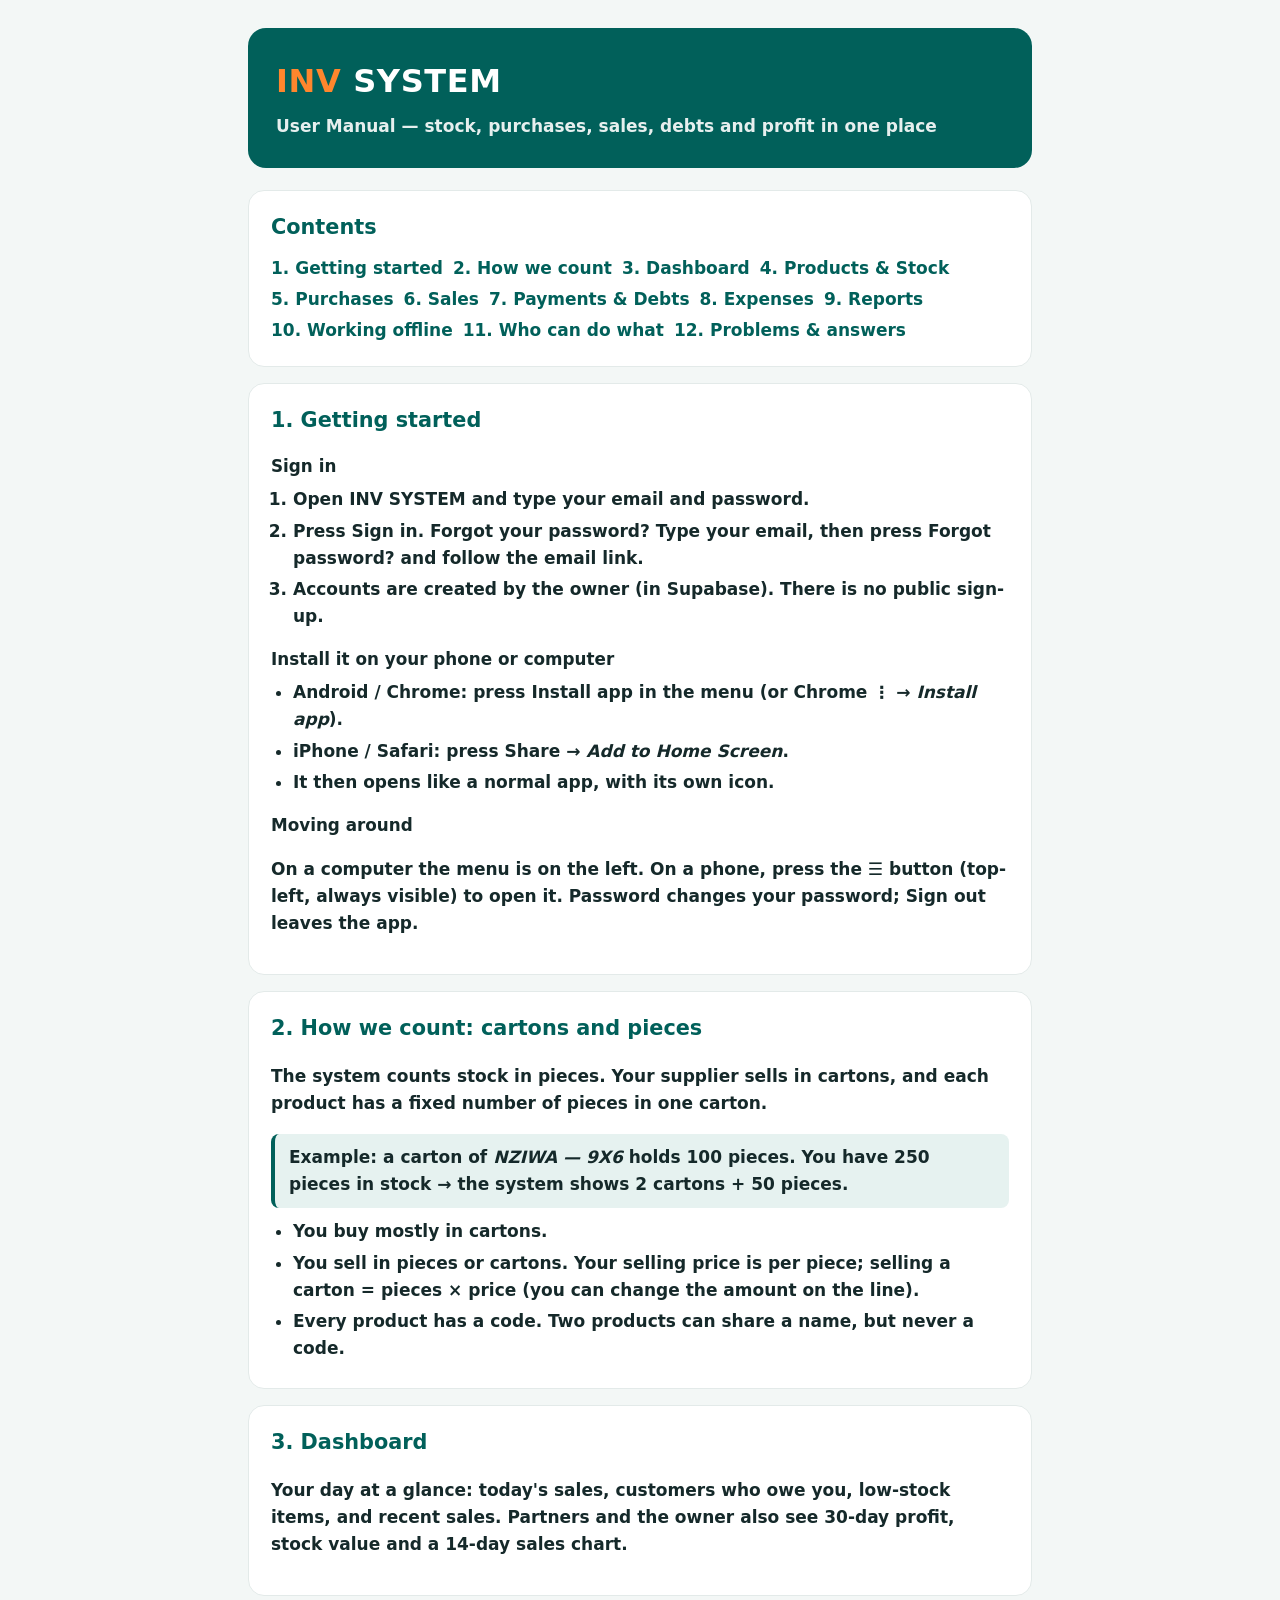
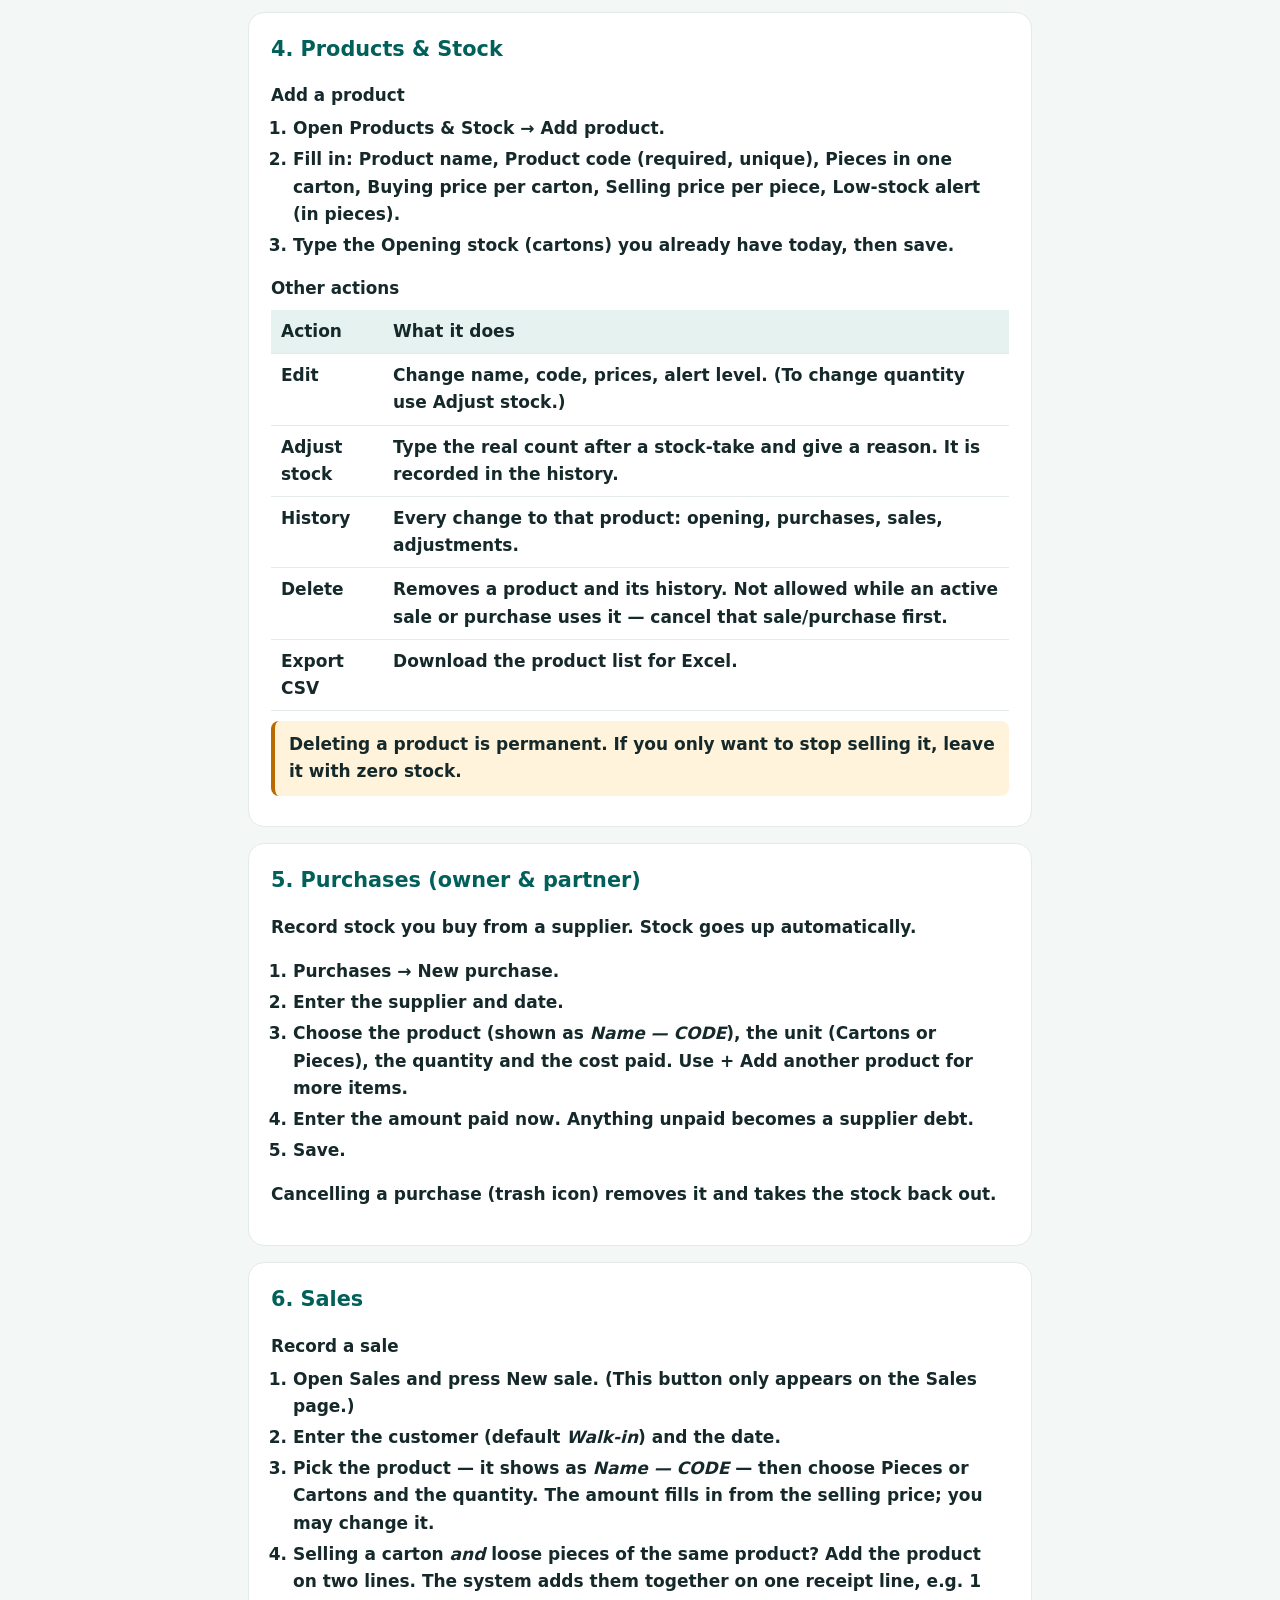
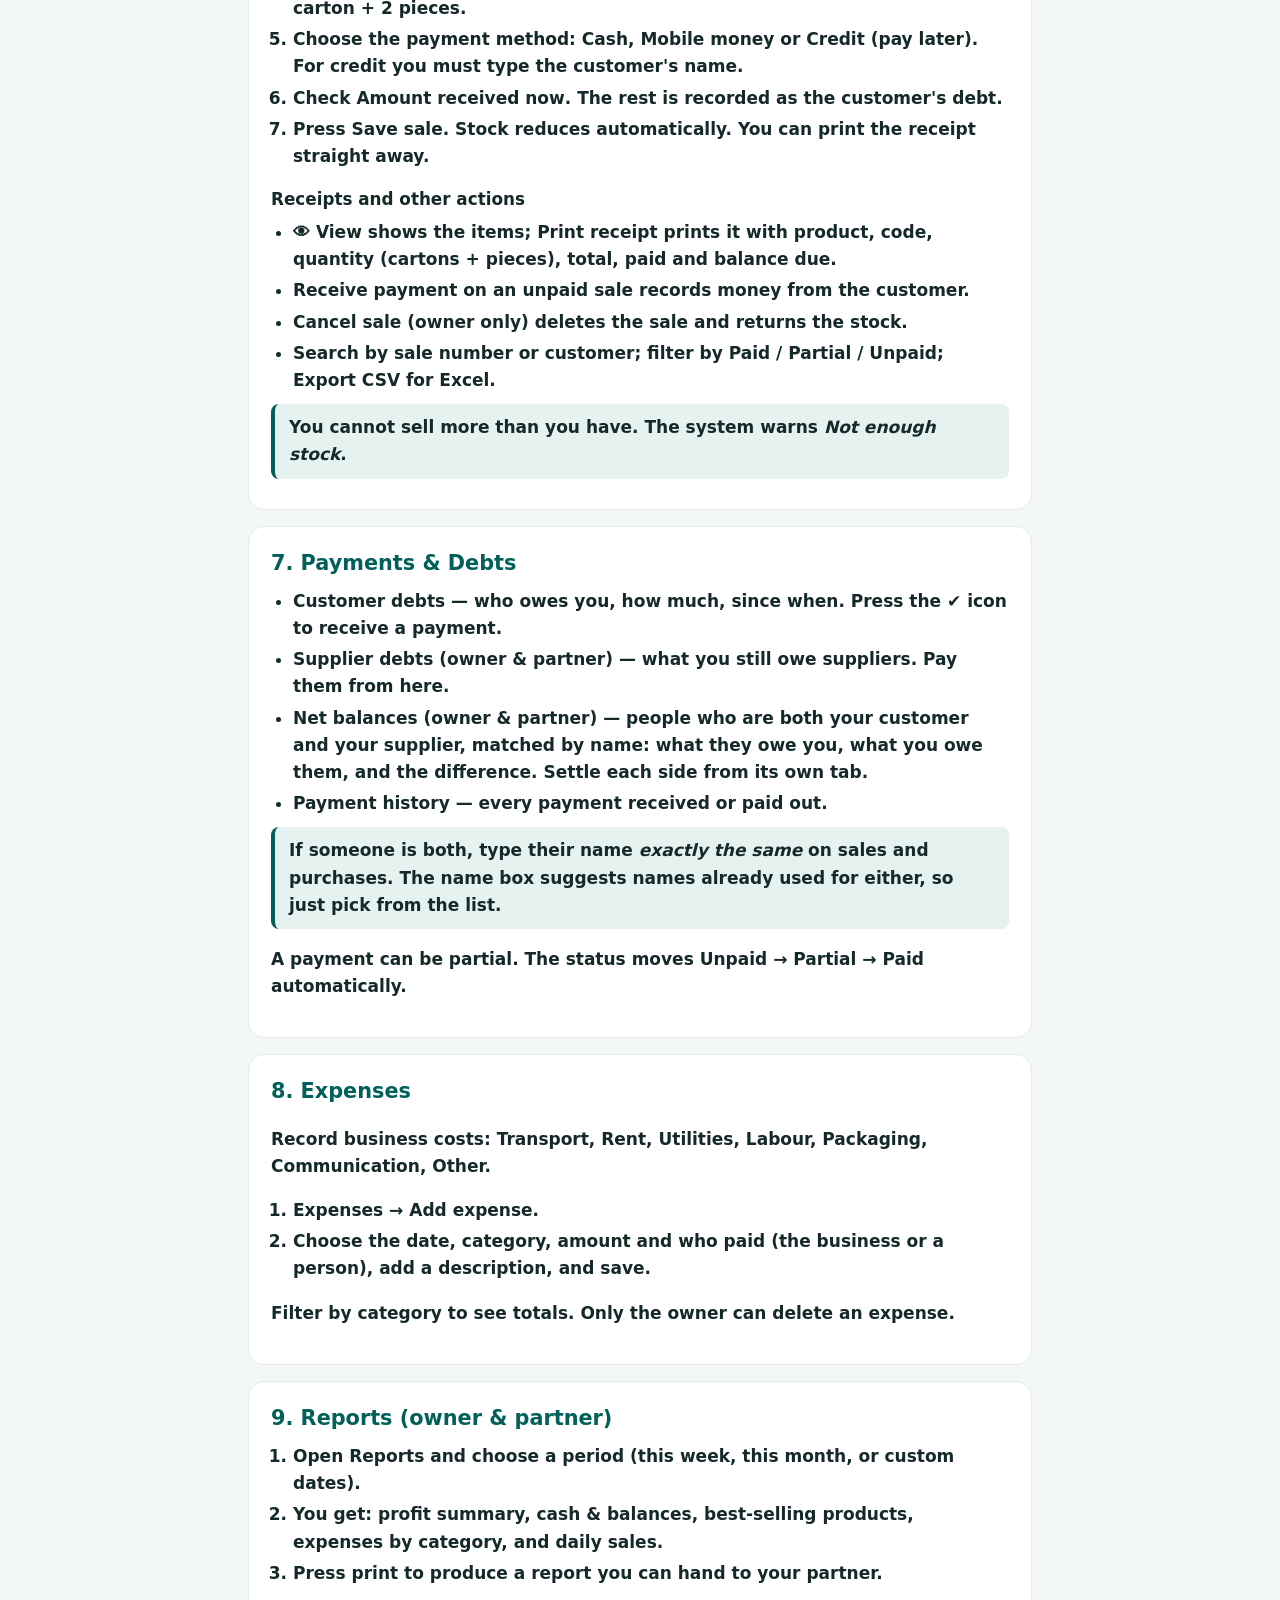
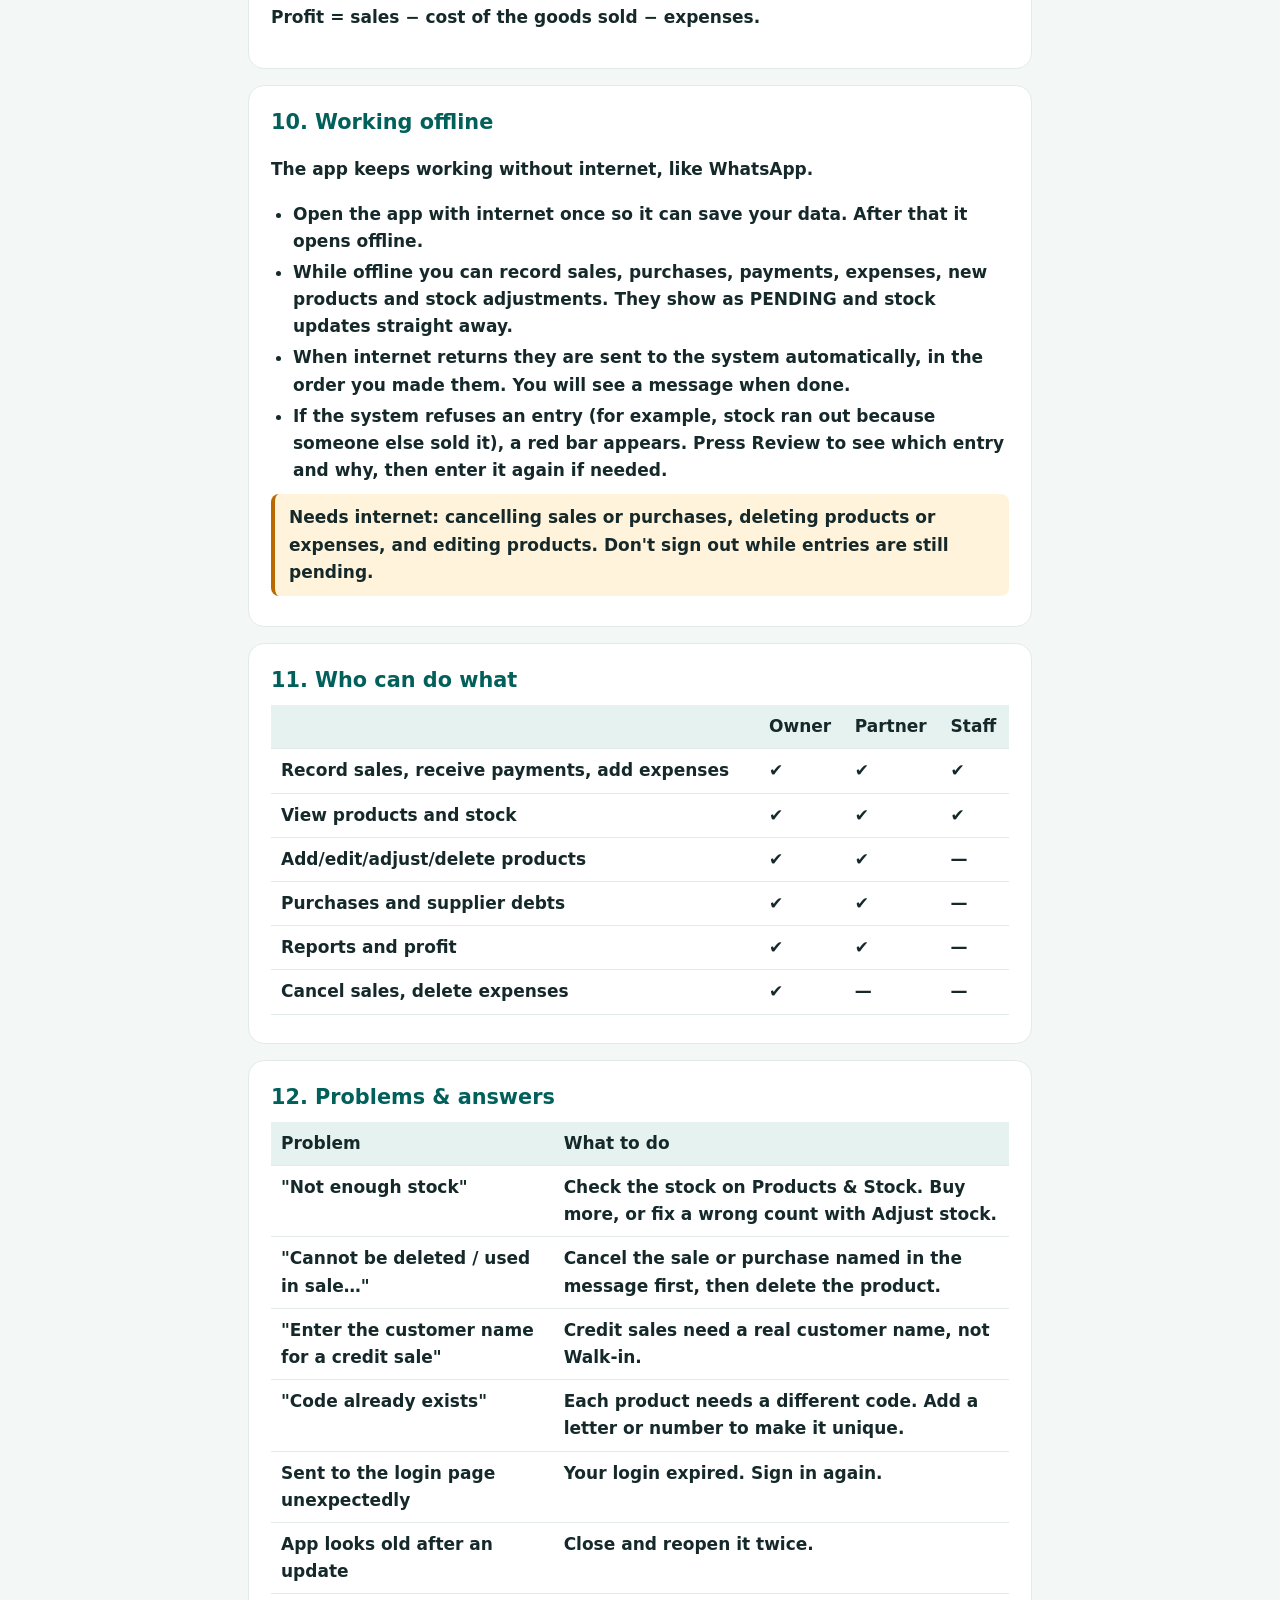
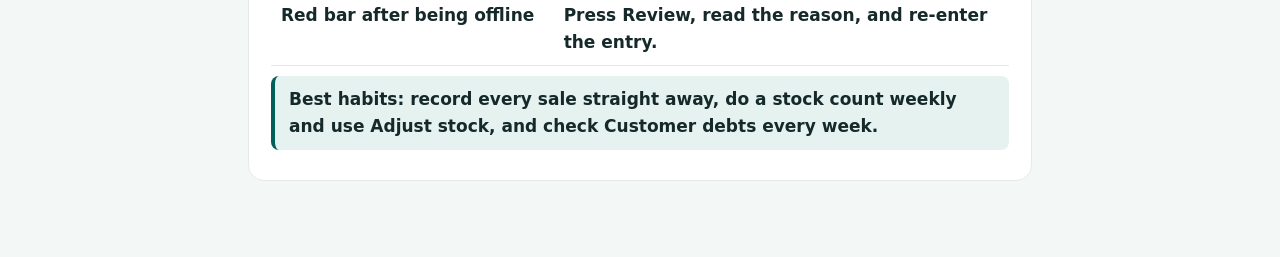
<file: manual.html>
<!doctype html>
<html lang="en"><head><meta charset="utf-8"><meta name="viewport" content="width=device-width, initial-scale=1">
<title>INV SYSTEM — User Manual</title>
<style>
:root{--teal:#01605a;--orange:#ff862d;--ink:#15292a;--line:#e3eae9;--soft:#e6f2f0}
*{box-sizing:border-box}body{margin:0;font:600 17px/1.6 "DM Sans",system-ui,sans-serif;color:var(--ink);background:#f3f7f6}
main{max-width:820px;margin:0 auto;padding:28px 18px 60px}
header{background:var(--teal);color:#fff;border-radius:18px;padding:28px;margin-bottom:22px}
header h1{margin:0;font-size:2rem;letter-spacing:.02em}header h1 span{color:var(--orange)}header p{margin:6px 0 0;opacity:.9}
section{background:#fff;border:1px solid var(--line);border-radius:16px;padding:20px 22px;margin-bottom:16px}
h2{margin:0 0 8px;color:var(--teal);font-size:1.3rem}h3{margin:16px 0 4px;font-size:1.05rem}
ol,ul{padding-left:22px;margin:6px 0}li{margin:4px 0}
.tip{background:var(--soft);border-left:4px solid var(--teal);border-radius:8px;padding:10px 14px;margin:10px 0}
.warn{background:#fff3dc;border-left:4px solid #b86a00;border-radius:8px;padding:10px 14px;margin:10px 0}
table{width:100%;border-collapse:collapse;margin:8px 0}th,td{text-align:left;padding:8px 10px;border-bottom:1px solid var(--line);vertical-align:top}th{background:var(--soft)}
nav a{color:var(--teal);text-decoration:none;display:inline-block;margin:2px 10px 2px 0}
@media print{body{background:#fff}section{break-inside:avoid;border:0;padding:8px 0}header{border-radius:0}}
</style></head><body><main>
<header><h1><span>INV</span> SYSTEM</h1><p>User Manual — stock, purchases, sales, debts and profit in one place</p></header>

<section><h2>Contents</h2><nav>
<a href="#start">1. Getting started</a><a href="#words">2. How we count</a><a href="#dash">3. Dashboard</a><a href="#products">4. Products &amp; Stock</a><a href="#purchases">5. Purchases</a><a href="#sales">6. Sales</a><a href="#pay">7. Payments &amp; Debts</a><a href="#exp">8. Expenses</a><a href="#reports">9. Reports</a><a href="#offline">10. Working offline</a><a href="#roles">11. Who can do what</a><a href="#help">12. Problems &amp; answers</a></nav></section>

<section id="start"><h2>1. Getting started</h2>
<h3>Sign in</h3><ol><li>Open INV SYSTEM and type your email and password.</li><li>Press <b>Sign in</b>. Forgot your password? Type your email, then press <b>Forgot password?</b> and follow the email link.</li><li>Accounts are created by the owner (in Supabase). There is no public sign-up.</li></ol>
<h3>Install it on your phone or computer</h3><ul><li><b>Android / Chrome:</b> press <b>Install app</b> in the menu (or Chrome ⋮ → <i>Install app</i>).</li><li><b>iPhone / Safari:</b> press Share → <i>Add to Home Screen</i>.</li><li>It then opens like a normal app, with its own icon.</li></ul>
<h3>Moving around</h3><p>On a computer the menu is on the left. On a phone, press the <b>☰</b> button (top-left, always visible) to open it. <b>Password</b> changes your password; <b>Sign out</b> leaves the app.</p></section>

<section id="words"><h2>2. How we count: cartons and pieces</h2>
<p>The system counts stock in <b>pieces</b>. Your supplier sells in <b>cartons</b>, and each product has a fixed number of pieces in one carton.</p>
<div class="tip">Example: a carton of <i>NZIWA — 9X6</i> holds 100 pieces. You have 250 pieces in stock → the system shows <b>2 cartons + 50 pieces</b>.</div>
<ul><li>You <b>buy</b> mostly in cartons.</li><li>You <b>sell</b> in pieces or cartons. Your selling price is <b>per piece</b>; selling a carton = pieces × price (you can change the amount on the line).</li><li>Every product has a <b>code</b>. Two products can share a name, but never a code.</li></ul></section>

<section id="dash"><h2>3. Dashboard</h2>
<p>Your day at a glance: today's sales, customers who owe you, low-stock items, and recent sales. Partners and the owner also see 30-day profit, stock value and a 14-day sales chart.</p></section>

<section id="products"><h2>4. Products &amp; Stock</h2>
<h3>Add a product</h3><ol><li>Open <b>Products &amp; Stock</b> → <b>Add product</b>.</li><li>Fill in: <b>Product name</b>, <b>Product code</b> (required, unique), <b>Pieces in one carton</b>, <b>Buying price per carton</b>, <b>Selling price per piece</b>, <b>Low-stock alert</b> (in pieces).</li><li>Type the <b>Opening stock (cartons)</b> you already have today, then save.</li></ol>
<h3>Other actions</h3>
<table><tr><th>Action</th><th>What it does</th></tr>
<tr><td>Edit</td><td>Change name, code, prices, alert level. (To change quantity use Adjust stock.)</td></tr>
<tr><td>Adjust stock</td><td>Type the real count after a stock-take and give a reason. It is recorded in the history.</td></tr>
<tr><td>History</td><td>Every change to that product: opening, purchases, sales, adjustments.</td></tr>
<tr><td>Delete</td><td>Removes a product and its history. Not allowed while an active sale or purchase uses it — cancel that sale/purchase first.</td></tr>
<tr><td>Export CSV</td><td>Download the product list for Excel.</td></tr></table>
<div class="warn">Deleting a product is permanent. If you only want to stop selling it, leave it with zero stock.</div></section>

<section id="purchases"><h2>5. Purchases (owner &amp; partner)</h2>
<p>Record stock you buy from a supplier. Stock goes up automatically.</p>
<ol><li><b>Purchases → New purchase</b>.</li><li>Enter the supplier and date.</li><li>Choose the product (shown as <i>Name — CODE</i>), the unit (<b>Cartons</b> or <b>Pieces</b>), the quantity and the cost paid. Use <b>+ Add another product</b> for more items.</li><li>Enter the <b>amount paid now</b>. Anything unpaid becomes a supplier debt.</li><li>Save.</li></ol>
<p>Cancelling a purchase (trash icon) removes it and takes the stock back out.</p></section>

<section id="sales"><h2>6. Sales</h2>
<h3>Record a sale</h3><ol>
<li>Open <b>Sales</b> and press <b>New sale</b>. (This button only appears on the Sales page.)</li>
<li>Enter the customer (default <i>Walk-in</i>) and the date.</li>
<li>Pick the product — it shows as <i>Name — CODE</i> — then choose <b>Pieces</b> or <b>Cartons</b> and the quantity. The amount fills in from the selling price; you may change it.</li>
<li>Selling a carton <i>and</i> loose pieces of the same product? Add the product on two lines. The system adds them together on one receipt line, e.g. <b>1 carton + 2 pieces</b>.</li>
<li>Choose the payment method: <b>Cash</b>, <b>Mobile money</b> or <b>Credit (pay later)</b>. For credit you must type the customer's name.</li>
<li>Check <b>Amount received now</b>. The rest is recorded as the customer's debt.</li>
<li>Press <b>Save sale</b>. Stock reduces automatically. You can print the receipt straight away.</li></ol>
<h3>Receipts and other actions</h3>
<ul><li><b>👁 View</b> shows the items; <b>Print receipt</b> prints it with product, code, quantity (cartons + pieces), total, paid and balance due.</li><li><b>Receive payment</b> on an unpaid sale records money from the customer.</li><li><b>Cancel sale</b> (owner only) deletes the sale and returns the stock.</li><li>Search by sale number or customer; filter by Paid / Partial / Unpaid; <b>Export CSV</b> for Excel.</li></ul>
<div class="tip">You cannot sell more than you have. The system warns <i>Not enough stock</i>.</div></section>

<section id="pay"><h2>7. Payments &amp; Debts</h2>
<ul><li><b>Customer debts</b> — who owes you, how much, since when. Press the ✔ icon to receive a payment.</li><li><b>Supplier debts</b> (owner &amp; partner) — what you still owe suppliers. Pay them from here.</li><li><b>Net balances</b> (owner &amp; partner) — people who are both your customer and your supplier, matched by name: what they owe you, what you owe them, and the difference. Settle each side from its own tab.</li><li><b>Payment history</b> — every payment received or paid out.</li></ul><div class="tip">If someone is both, type their name <i>exactly the same</i> on sales and purchases. The name box suggests names already used for either, so just pick from the list.</div>
<p>A payment can be partial. The status moves Unpaid → Partial → Paid automatically.</p></section>

<section id="exp"><h2>8. Expenses</h2>
<p>Record business costs: Transport, Rent, Utilities, Labour, Packaging, Communication, Other.</p>
<ol><li><b>Expenses → Add expense</b>.</li><li>Choose the date, category, amount and who paid (the business or a person), add a description, and save.</li></ol>
<p>Filter by category to see totals. Only the owner can delete an expense.</p></section>

<section id="reports"><h2>9. Reports (owner &amp; partner)</h2>
<ol><li>Open <b>Reports</b> and choose a period (this week, this month, or custom dates).</li><li>You get: profit summary, cash &amp; balances, best-selling products, expenses by category, and daily sales.</li><li>Press print to produce a report you can hand to your partner.</li></ol>
<p><b>Profit</b> = sales − cost of the goods sold − expenses.</p></section>

<section id="offline"><h2>10. Working offline</h2>
<p>The app keeps working without internet, like WhatsApp.</p>
<ul><li>Open the app with internet <b>once</b> so it can save your data. After that it opens offline.</li><li>While offline you can record <b>sales, purchases, payments, expenses, new products and stock adjustments</b>. They show as <b>PENDING</b> and stock updates straight away.</li><li>When internet returns they are sent to the system automatically, in the order you made them. You will see a message when done.</li><li>If the system refuses an entry (for example, stock ran out because someone else sold it), a <b>red bar</b> appears. Press <b>Review</b> to see which entry and why, then enter it again if needed.</li></ul>
<div class="warn"><b>Needs internet:</b> cancelling sales or purchases, deleting products or expenses, and editing products. Don't sign out while entries are still pending.</div></section>

<section id="roles"><h2>11. Who can do what</h2>
<table><tr><th></th><th>Owner</th><th>Partner</th><th>Staff</th></tr>
<tr><td>Record sales, receive payments, add expenses</td><td>✔</td><td>✔</td><td>✔</td></tr>
<tr><td>View products and stock</td><td>✔</td><td>✔</td><td>✔</td></tr>
<tr><td>Add/edit/adjust/delete products</td><td>✔</td><td>✔</td><td>—</td></tr>
<tr><td>Purchases and supplier debts</td><td>✔</td><td>✔</td><td>—</td></tr>
<tr><td>Reports and profit</td><td>✔</td><td>✔</td><td>—</td></tr>
<tr><td>Cancel sales, delete expenses</td><td>✔</td><td>—</td><td>—</td></tr></table></section>

<section id="help"><h2>12. Problems &amp; answers</h2>
<table>
<tr><th>Problem</th><th>What to do</th></tr>
<tr><td>"Not enough stock"</td><td>Check the stock on Products &amp; Stock. Buy more, or fix a wrong count with Adjust stock.</td></tr>
<tr><td>"Cannot be deleted / used in sale…"</td><td>Cancel the sale or purchase named in the message first, then delete the product.</td></tr>
<tr><td>"Enter the customer name for a credit sale"</td><td>Credit sales need a real customer name, not Walk-in.</td></tr>
<tr><td>"Code already exists"</td><td>Each product needs a different code. Add a letter or number to make it unique.</td></tr>
<tr><td>Sent to the login page unexpectedly</td><td>Your login expired. Sign in again.</td></tr>
<tr><td>App looks old after an update</td><td>Close and reopen it twice.</td></tr>
<tr><td>Red bar after being offline</td><td>Press Review, read the reason, and re-enter the entry.</td></tr>
</table>
<div class="tip">Best habits: record every sale straight away, do a stock count weekly and use Adjust stock, and check Customer debts every week.</div></section>
</main></body></html>
</file>
